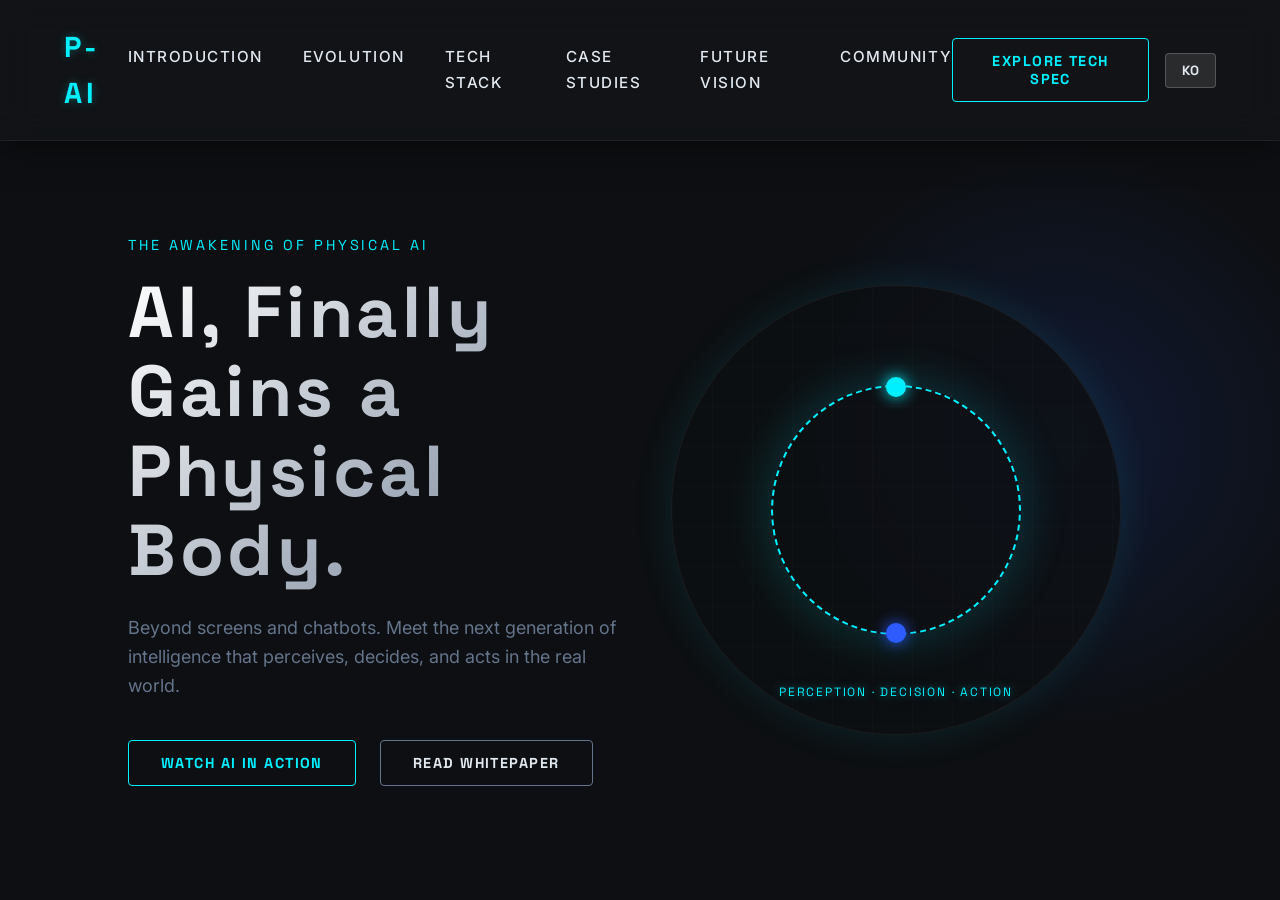
<file: 0616/index.html>
<!DOCTYPE html>
<html lang="ko">
<head>
    <meta charset="UTF-8">
    <meta name="viewport" content="width=device-width, initial-scale=1.0">
    <title>Physical AI : 지능의 물리적 구현</title>
    <meta name="description" content="디지털 세계를 넘어 물리적 현실로 확장되는 인공지능, 피지컬 AI의 모든 것을 소개합니다.">
    <link rel="preconnect" href="https://fonts.googleapis.com">
    <link rel="preconnect" href="https://fonts.gstatic.com" crossorigin>
    <link href="https://fonts.googleapis.com/css2?family=Inter:wght@400;500;600&family=Space+Grotesk:wght@500;700&display=swap" rel="stylesheet">
    <link rel="stylesheet" href="index.css">
</head>
<body>
    <header class="glass-header">
        <div class="logo">P-AI</div>
        <nav>
            <ul>
                <li><a href="index.html" data-i18n="nav_intro">Introduction</a></li>
                <li><a href="evolution.html" data-i18n="nav_evolution">Evolution</a></li>
                <li><a href="tech-stack.html" data-i18n="nav_tech">Tech Stack</a></li>
                <li><a href="case-studies.html" data-i18n="nav_case">Case Studies</a></li>
                <li><a href="future-vision.html" data-i18n="nav_future">Future Vision</a></li>
                <li><a href="board.html" data-i18n="nav_board">Community</a></li>
            </ul>
        </nav>
        <div style="display: flex; gap: 1rem; align-items: center;">
            <button class="btn-glow" data-i18n="btn_explore">Explore Tech Spec</button>
            <button id="lang-toggle" class="lang-btn">KO</button>
        </div>
    </header>

    <main class="scroll-container">
        <!-- 1. Introduction -->
        <section id="introduction" class="full-screen-section hero">
            <div class="hero-content">
                <p class="eyebrow" data-i18n="hero_eyebrow">The Awakening of Physical AI</p>
                <h1 data-i18n="hero_h1">AI, Finally Gains a Physical Body.</h1>
                <p class="sub-text" data-i18n="hero_subtext">Beyond screens and chatbots. Meet the next generation of intelligence that perceives, decides, and acts in the real world.</p>
                <div class="cta-group">
                    <button class="btn-glow" data-i18n="btn_watch">Watch AI in Action</button>
                    <button class="btn-outline" data-i18n="btn_read">Read Whitepaper</button>
                </div>
            </div>
            <div class="hero-visual">
                <div class="bento-box visual-box cinematic-placeholder" role="img" aria-label="A futuristic 3D visualization representing a Physical AI with a glowing perception loop">
                    <div class="perception-loop"></div>
                    <div class="grid-overlay"></div>
                    <p class="tag" data-i18n="tag_loop">Perception · Decision · Action</p>
                </div>
            </div>
        </section>
    </main>
    <script src="i18n.js"></script>
    <script src="interactions.js"></script>
</body>
</html>
</file>
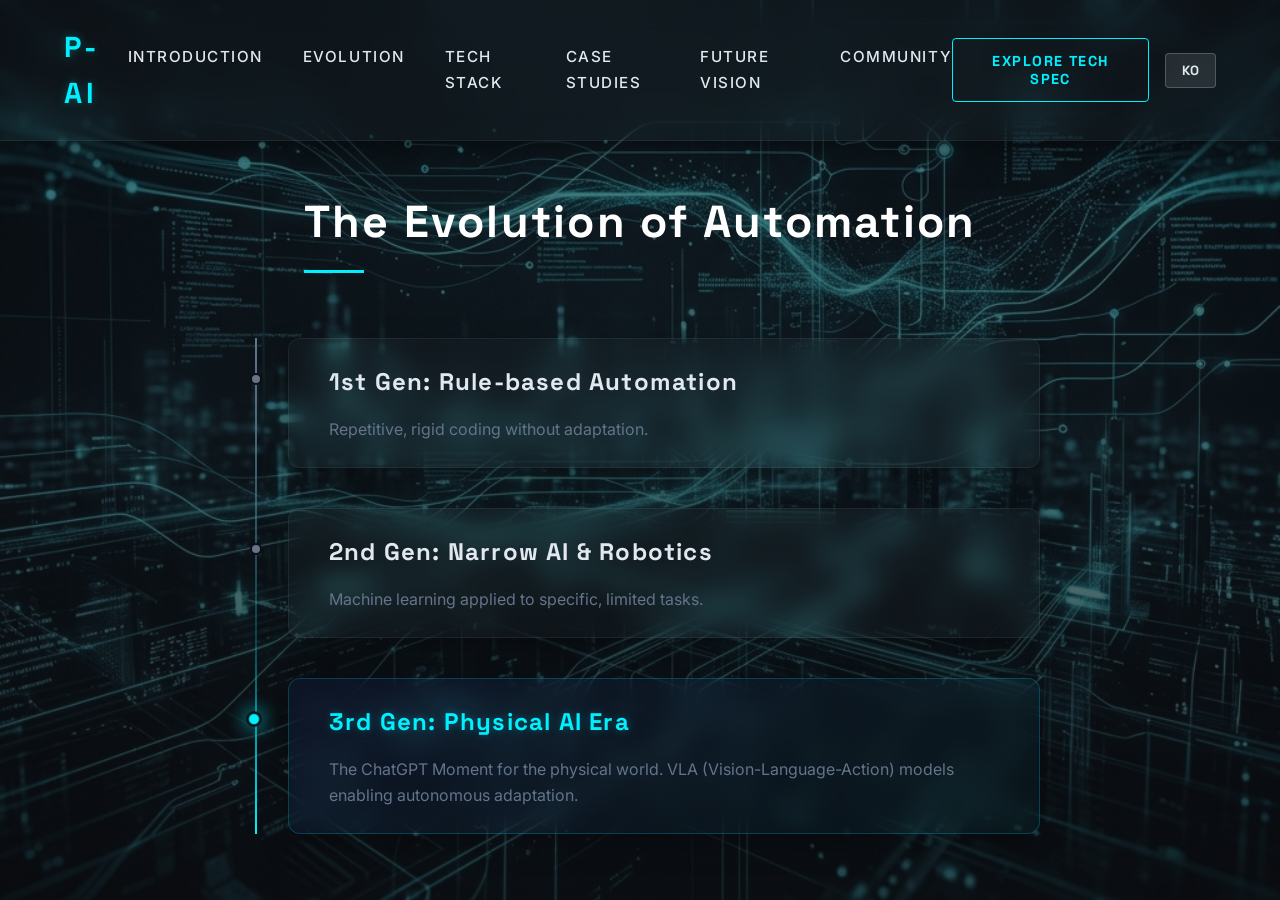
<file: 0616/evolution.html>
<!DOCTYPE html>
<html lang="ko">
<head>
    <meta charset="UTF-8">
    <meta name="viewport" content="width=device-width, initial-scale=1.0">
    <title>Physical AI : Evolution</title>
    <meta name="description" content="디지털 세계를 넘어 물리적 현실로 확장되는 인공지능, 피지컬 AI의 모든 것을 소개합니다.">
    <link rel="preconnect" href="https://fonts.googleapis.com">
    <link rel="preconnect" href="https://fonts.gstatic.com" crossorigin>
    <link href="https://fonts.googleapis.com/css2?family=Inter:wght@400;500;600&family=Space+Grotesk:wght@500;700&display=swap" rel="stylesheet">
    <link rel="stylesheet" href="index.css">
</head>
<body>
    <header class="glass-header">
        <div class="logo">P-AI</div>
        <nav>
            <ul>
                <li><a href="index.html" data-i18n="nav_intro">Introduction</a></li>
                <li><a href="evolution.html" data-i18n="nav_evolution">Evolution</a></li>
                <li><a href="tech-stack.html" data-i18n="nav_tech">Tech Stack</a></li>
                <li><a href="case-studies.html" data-i18n="nav_case">Case Studies</a></li>
                <li><a href="future-vision.html" data-i18n="nav_future">Future Vision</a></li>
                <li><a href="board.html" data-i18n="nav_board">Community</a></li>
            </ul>
        </nav>
        <div style="display: flex; gap: 1rem; align-items: center;">
            <button class="btn-glow" data-i18n="btn_explore">Explore Tech Spec</button>
            <button id="lang-toggle" class="lang-btn">KO</button>
        </div>
    </header>

    <main class="scroll-container">
        <!-- 2. Evolution -->
        <section id="evolution" class="full-screen-section timeline-section">
            <h2 class="section-title" data-i18n="evo_title">The Evolution of Automation</h2>
            <div class="vertical-timeline">
                <div class="timeline-line"></div>
                <div class="timeline-item">
                    <div class="timeline-dot"></div>
                    <div class="timeline-content bento-card">
                        <h3 data-i18n="evo_1_title">1st Gen: Rule-based Automation</h3>
                        <p data-i18n="evo_1_desc">Repetitive, rigid coding without adaptation.</p>
                    </div>
                </div>
                <div class="timeline-item">
                    <div class="timeline-dot"></div>
                    <div class="timeline-content bento-card">
                        <h3 data-i18n="evo_2_title">2nd Gen: Narrow AI & Robotics</h3>
                        <p data-i18n="evo_2_desc">Machine learning applied to specific, limited tasks.</p>
                    </div>
                </div>
                <div class="timeline-item highlight-item">
                    <div class="timeline-dot glow-dot"></div>
                    <div class="timeline-content bento-card card-accent">
                        <h3 class="glow-text" data-i18n="evo_3_title">3rd Gen: Physical AI Era</h3>
                        <p data-i18n="evo_3_desc">The ChatGPT Moment for the physical world. VLA (Vision-Language-Action) models enabling autonomous adaptation.</p>
                    </div>
                </div>
            </div>
        </section>
    </main>
    <script src="i18n.js"></script>
    <script src="interactions.js"></script>
</body>
</html>
</file>
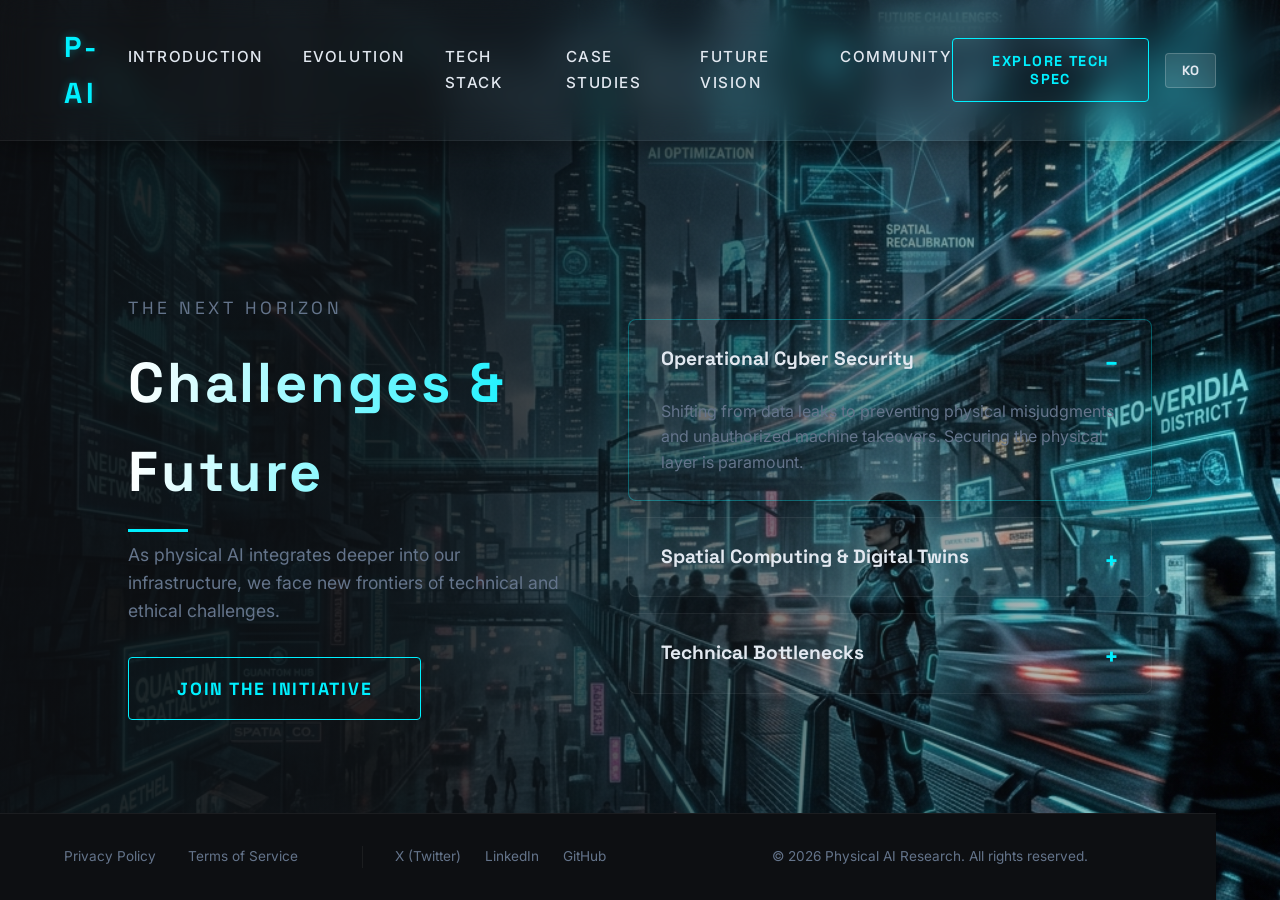
<file: 0616/future-vision.html>
<!DOCTYPE html>
<html lang="ko">
<head>
    <meta charset="UTF-8">
    <meta name="viewport" content="width=device-width, initial-scale=1.0">
    <title>Physical AI : Future Vision</title>
    <meta name="description" content="디지털 세계를 넘어 물리적 현실로 확장되는 인공지능, 피지컬 AI의 모든 것을 소개합니다.">
    <link rel="preconnect" href="https://fonts.googleapis.com">
    <link rel="preconnect" href="https://fonts.gstatic.com" crossorigin>
    <link href="https://fonts.googleapis.com/css2?family=Inter:wght@400;500;600&family=Space+Grotesk:wght@500;700&display=swap" rel="stylesheet">
    <link rel="stylesheet" href="index.css">
</head>
<body>
    <header class="glass-header">
        <div class="logo">P-AI</div>
        <nav>
            <ul>
                <li><a href="index.html" data-i18n="nav_intro">Introduction</a></li>
                <li><a href="evolution.html" data-i18n="nav_evolution">Evolution</a></li>
                <li><a href="tech-stack.html" data-i18n="nav_tech">Tech Stack</a></li>
                <li><a href="case-studies.html" data-i18n="nav_case">Case Studies</a></li>
                <li><a href="future-vision.html" data-i18n="nav_future">Future Vision</a></li>
                <li><a href="board.html" data-i18n="nav_board">Community</a></li>
            </ul>
        </nav>
        <div style="display: flex; gap: 1rem; align-items: center;">
            <button class="btn-glow" data-i18n="btn_explore">Explore Tech Spec</button>
            <button id="lang-toggle" class="lang-btn">KO</button>
        </div>
    </header>

    <main class="scroll-container">
        <!-- 5. The Next Horizon -->
        <section id="future-vision" class="full-screen-section horizon-section">
            <div class="horizon-container">
                <div class="horizon-intro">
                    <p class="eyebrow" data-i18n="future_eyebrow">The Next Horizon</p>
                    <h2 class="section-title" data-i18n="future_title">Challenges & Future</h2>
                    <p data-i18n="future_desc">As physical AI integrates deeper into our infrastructure, we face new frontiers of technical and ethical challenges.</p>
                    <button class="btn-glow large-btn" style="margin-top: 2rem;" data-i18n="btn_join">Join the Initiative</button>
                </div>
                <div class="horizon-accordion">
                    <details class="accordion-item" open>
                        <summary data-i18n="acc_1_title">Operational Cyber Security</summary>
                        <div class="accordion-content">
                            <p data-i18n="acc_1_desc">Shifting from data leaks to preventing physical misjudgments and unauthorized machine takeovers. Securing the physical layer is paramount.</p>
                        </div>
                    </details>
                    <details class="accordion-item">
                        <summary data-i18n="acc_2_title">Spatial Computing & Digital Twins</summary>
                        <div class="accordion-content">
                            <p data-i18n="acc_2_desc">Simulating millions of environments in virtual worlds (e.g. NVIDIA Omniverse) before physical deployment to ensure absolute safety and efficiency.</p>
                        </div>
                    </details>
                    <details class="accordion-item">
                        <summary data-i18n="acc_3_title">Technical Bottlenecks</summary>
                        <div class="accordion-content">
                            <p data-i18n="acc_3_desc">Solving the data scarcity issue in the physical world and overcoming the power/battery dilemma for heavy edge computing.</p>
                        </div>
                    </details>
                </div>
            </div>
            
            <footer class="minimal-footer">
                <div class="footer-links">
                    <a href="#" data-i18n="footer_privacy">Privacy Policy</a>
                    <a href="#" data-i18n="footer_terms">Terms of Service</a>
                    <div class="social-links">
                        <a href="#">X (Twitter)</a>
                        <a href="#">LinkedIn</a>
                        <a href="#">GitHub</a>
                    </div>
                </div>
                <p data-i18n="footer_copyright">&copy; 2026 Physical AI Research. All rights reserved.</p>
            </footer>
        </section>
    </main>
    <script src="i18n.js"></script>
    <script src="interactions.js"></script>
</body>
</html>
</file>
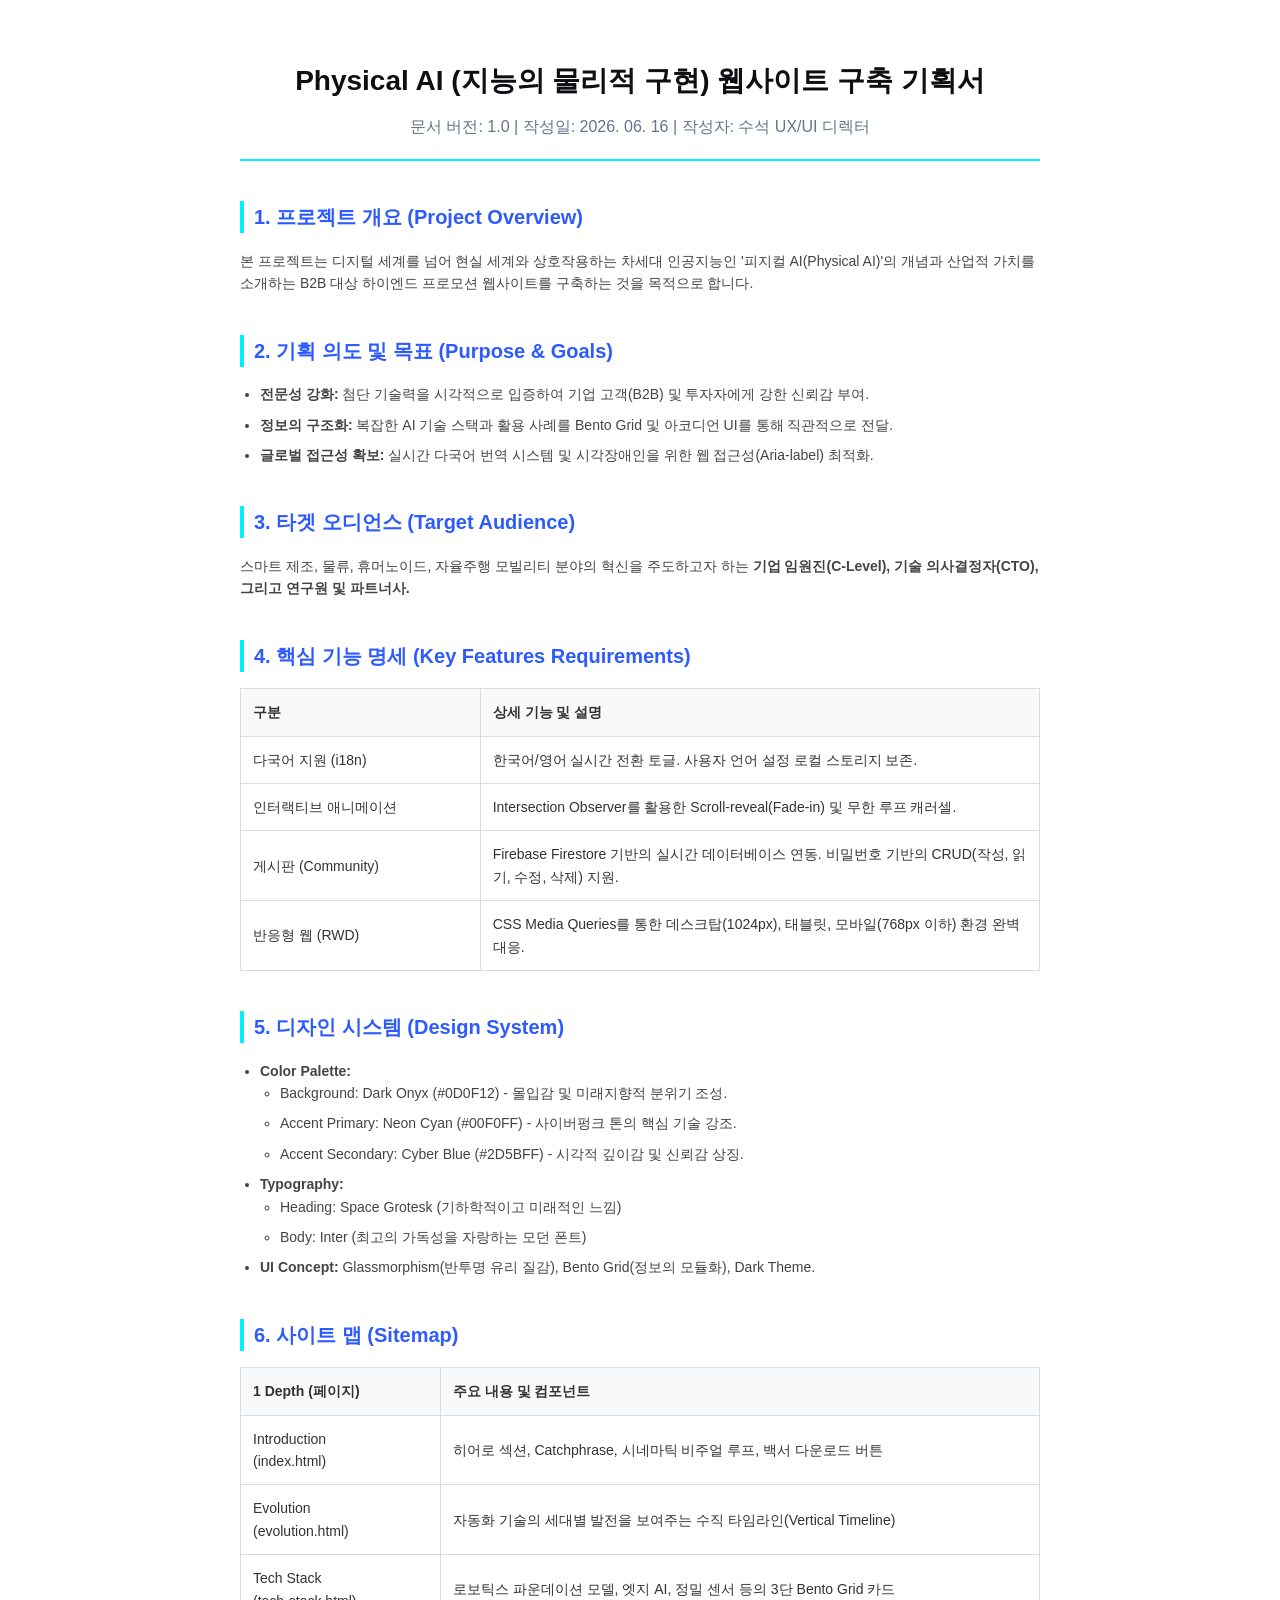
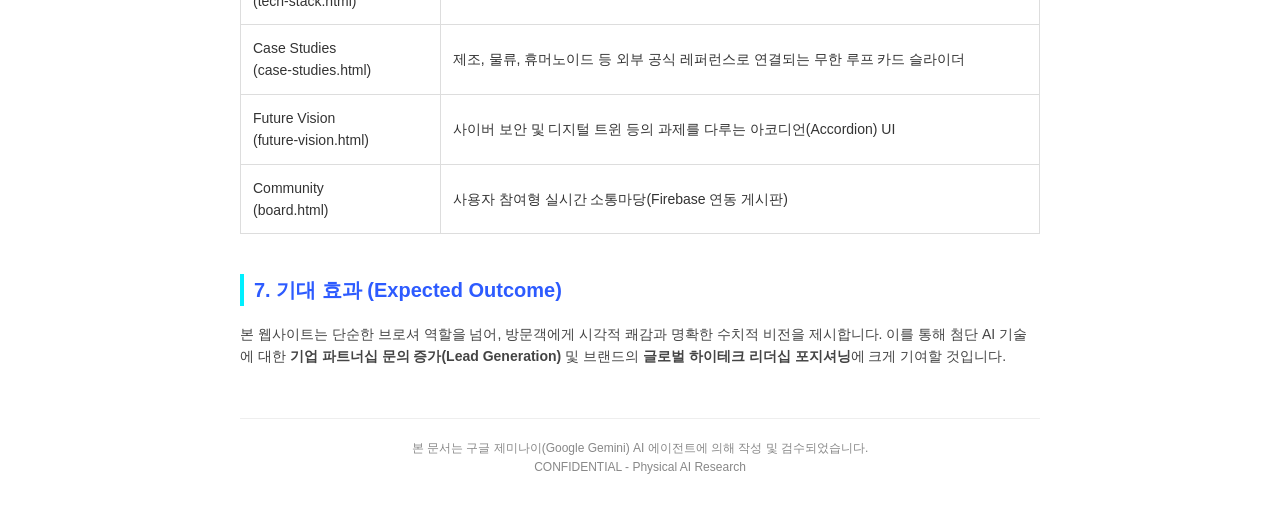
<file: 0616/planning_doc.html>
<!DOCTYPE html>
<html lang="ko">
<head>
    <meta charset="UTF-8">
    <title>Physical AI 웹사이트 구축 기획서</title>
    <style>
        body { font-family: 'Malgun Gothic', sans-serif; line-height: 1.6; color: #333; margin: 0; padding: 40px; }
        .container { max-width: 800px; margin: 0 auto; }
        .header { text-align: center; border-bottom: 2px solid #00F0FF; padding-bottom: 20px; margin-bottom: 40px; }
        h1 { color: #0D0F12; font-size: 28px; margin-bottom: 10px; }
        .subtitle { color: #64748B; font-size: 16px; }
        h2 { color: #2D5BFF; font-size: 20px; border-left: 4px solid #00F0FF; padding-left: 10px; margin-top: 40px; }
        h3 { color: #0D0F12; font-size: 16px; margin-top: 20px; }
        p, li { font-size: 14px; color: #444; }
        ul { padding-left: 20px; }
        li { margin-bottom: 8px; }
        table { width: 100%; border-collapse: collapse; margin-top: 15px; font-size: 14px; }
        th, td { border: 1px solid #ddd; padding: 12px; text-align: left; }
        th { background-color: #f8f9fa; color: #333; }
        .footer { text-align: center; margin-top: 50px; font-size: 12px; color: #888; border-top: 1px solid #eee; padding-top: 20px; }
        .page-break { page-break-before: always; }
    </style>
</head>
<body>
    <div class="container">
        <div class="header">
            <h1>Physical AI (지능의 물리적 구현) 웹사이트 구축 기획서</h1>
            <div class="subtitle">문서 버전: 1.0 | 작성일: 2026. 06. 16 | 작성자: 수석 UX/UI 디렉터</div>
        </div>

        <h2>1. 프로젝트 개요 (Project Overview)</h2>
        <p>본 프로젝트는 디지털 세계를 넘어 현실 세계와 상호작용하는 차세대 인공지능인 '피지컬 AI(Physical AI)'의 개념과 산업적 가치를 소개하는 B2B 대상 하이엔드 프로모션 웹사이트를 구축하는 것을 목적으로 합니다.</p>
        
        <h2>2. 기획 의도 및 목표 (Purpose & Goals)</h2>
        <ul>
            <li><strong>전문성 강화:</strong> 첨단 기술력을 시각적으로 입증하여 기업 고객(B2B) 및 투자자에게 강한 신뢰감 부여.</li>
            <li><strong>정보의 구조화:</strong> 복잡한 AI 기술 스택과 활용 사례를 Bento Grid 및 아코디언 UI를 통해 직관적으로 전달.</li>
            <li><strong>글로벌 접근성 확보:</strong> 실시간 다국어 번역 시스템 및 시각장애인을 위한 웹 접근성(Aria-label) 최적화.</li>
        </ul>

        <h2>3. 타겟 오디언스 (Target Audience)</h2>
        <p>스마트 제조, 물류, 휴머노이드, 자율주행 모빌리티 분야의 혁신을 주도하고자 하는 <strong>기업 임원진(C-Level), 기술 의사결정자(CTO), 그리고 연구원 및 파트너사.</strong></p>

        <h2>4. 핵심 기능 명세 (Key Features Requirements)</h2>
        <table>
            <tr>
                <th width="30%">구분</th>
                <th>상세 기능 및 설명</th>
            </tr>
            <tr>
                <td>다국어 지원 (i18n)</td>
                <td>한국어/영어 실시간 전환 토글. 사용자 언어 설정 로컬 스토리지 보존.</td>
            </tr>
            <tr>
                <td>인터랙티브 애니메이션</td>
                <td>Intersection Observer를 활용한 Scroll-reveal(Fade-in) 및 무한 루프 캐러셀.</td>
            </tr>
            <tr>
                <td>게시판 (Community)</td>
                <td>Firebase Firestore 기반의 실시간 데이터베이스 연동. 비밀번호 기반의 CRUD(작성, 읽기, 수정, 삭제) 지원.</td>
            </tr>
            <tr>
                <td>반응형 웹 (RWD)</td>
                <td>CSS Media Queries를 통한 데스크탑(1024px), 태블릿, 모바일(768px 이하) 환경 완벽 대응.</td>
            </tr>
        </table>

        <div class="page-break"></div>

        <h2>5. 디자인 시스템 (Design System)</h2>
        <ul>
            <li><strong>Color Palette:</strong> 
                <ul>
                    <li>Background: Dark Onyx (#0D0F12) - 몰입감 및 미래지향적 분위기 조성.</li>
                    <li>Accent Primary: Neon Cyan (#00F0FF) - 사이버펑크 톤의 핵심 기술 강조.</li>
                    <li>Accent Secondary: Cyber Blue (#2D5BFF) - 시각적 깊이감 및 신뢰감 상징.</li>
                </ul>
            </li>
            <li><strong>Typography:</strong> 
                <ul>
                    <li>Heading: Space Grotesk (기하학적이고 미래적인 느낌)</li>
                    <li>Body: Inter (최고의 가독성을 자랑하는 모던 폰트)</li>
                </ul>
            </li>
            <li><strong>UI Concept:</strong> Glassmorphism(반투명 유리 질감), Bento Grid(정보의 모듈화), Dark Theme.</li>
        </ul>

        <h2>6. 사이트 맵 (Sitemap)</h2>
        <table>
            <tr>
                <th width="25%">1 Depth (페이지)</th>
                <th>주요 내용 및 컴포넌트</th>
            </tr>
            <tr>
                <td>Introduction<br>(index.html)</td>
                <td>히어로 섹션, Catchphrase, 시네마틱 비주얼 루프, 백서 다운로드 버튼</td>
            </tr>
            <tr>
                <td>Evolution<br>(evolution.html)</td>
                <td>자동화 기술의 세대별 발전을 보여주는 수직 타임라인(Vertical Timeline)</td>
            </tr>
            <tr>
                <td>Tech Stack<br>(tech-stack.html)</td>
                <td>로보틱스 파운데이션 모델, 엣지 AI, 정밀 센서 등의 3단 Bento Grid 카드</td>
            </tr>
            <tr>
                <td>Case Studies<br>(case-studies.html)</td>
                <td>제조, 물류, 휴머노이드 등 외부 공식 레퍼런스로 연결되는 무한 루프 카드 슬라이더</td>
            </tr>
            <tr>
                <td>Future Vision<br>(future-vision.html)</td>
                <td>사이버 보안 및 디지털 트윈 등의 과제를 다루는 아코디언(Accordion) UI</td>
            </tr>
            <tr>
                <td>Community<br>(board.html)</td>
                <td>사용자 참여형 실시간 소통마당(Firebase 연동 게시판)</td>
            </tr>
        </table>

        <h2>7. 기대 효과 (Expected Outcome)</h2>
        <p>본 웹사이트는 단순한 브로셔 역할을 넘어, 방문객에게 시각적 쾌감과 명확한 수치적 비전을 제시합니다. 이를 통해 첨단 AI 기술에 대한 <strong>기업 파트너십 문의 증가(Lead Generation)</strong> 및 브랜드의 <strong>글로벌 하이테크 리더십 포지셔닝</strong>에 크게 기여할 것입니다.</p>

        <div class="footer">
            본 문서는 구글 제미나이(Google Gemini) AI 에이전트에 의해 작성 및 검수되었습니다.<br>
            CONFIDENTIAL - Physical AI Research
        </div>
    </div>
</body>
</html>
</file>
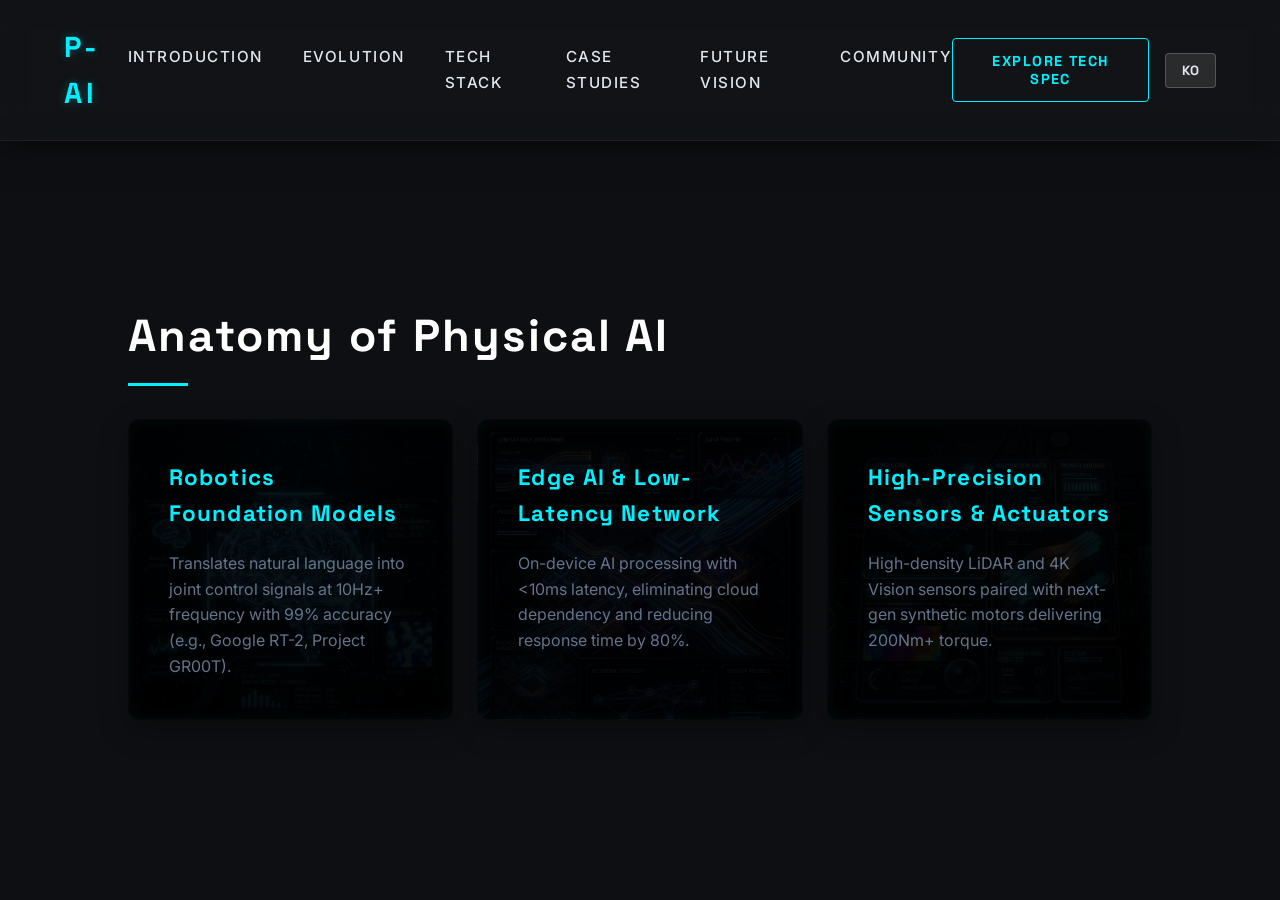
<file: 0616/tech-stack.html>
<!DOCTYPE html>
<html lang="ko">
<head>
    <meta charset="UTF-8">
    <meta name="viewport" content="width=device-width, initial-scale=1.0">
    <title>Physical AI : Tech Stack</title>
    <meta name="description" content="디지털 세계를 넘어 물리적 현실로 확장되는 인공지능, 피지컬 AI의 모든 것을 소개합니다.">
    <link rel="preconnect" href="https://fonts.googleapis.com">
    <link rel="preconnect" href="https://fonts.gstatic.com" crossorigin>
    <link href="https://fonts.googleapis.com/css2?family=Inter:wght@400;500;600&family=Space+Grotesk:wght@500;700&display=swap" rel="stylesheet">
    <link rel="stylesheet" href="index.css">
</head>
<body>
    <header class="glass-header">
        <div class="logo">P-AI</div>
        <nav>
            <ul>
                <li><a href="index.html" data-i18n="nav_intro">Introduction</a></li>
                <li><a href="evolution.html" data-i18n="nav_evolution">Evolution</a></li>
                <li><a href="tech-stack.html" data-i18n="nav_tech">Tech Stack</a></li>
                <li><a href="case-studies.html" data-i18n="nav_case">Case Studies</a></li>
                <li><a href="future-vision.html" data-i18n="nav_future">Future Vision</a></li>
                <li><a href="board.html" data-i18n="nav_board">Community</a></li>
            </ul>
        </nav>
        <div style="display: flex; gap: 1rem; align-items: center;">
            <button class="btn-glow" data-i18n="btn_explore">Explore Tech Spec</button>
            <button id="lang-toggle" class="lang-btn">KO</button>
        </div>
    </header>

    <main class="scroll-container">
        <!-- 3. Tech Stack -->
        <section id="tech-stack" class="full-screen-section bento-grid-section">
            <h2 class="section-title" data-i18n="tech_title">Anatomy of Physical AI</h2>
            <div class="bento-grid tech-stack-grid">
                <div class="bento-card tech-card">
                    <h3 data-i18n="tech_1_title">Robotics Foundation Models</h3>
                    <p data-i18n="tech_1_desc">Natural language translated into joint control signals (e.g., Google RT-2, Project GR00T).</p>
                </div>
                <div class="bento-card tech-card">
                    <h3 data-i18n="tech_2_title">Edge AI & Low-Latency Network</h3>
                    <p data-i18n="tech_2_desc">On-device AI processing within milliseconds (ms) without cloud dependency for real-time safety.</p>
                </div>
                <div class="bento-card tech-card">
                    <h3 data-i18n="tech_3_title">High-Precision Sensors & Actuators</h3>
                    <p data-i18n="tech_3_desc">LiDAR, Vision sensors for human-like perception, paired with next-gen motors acting as synthetic muscles.</p>
                </div>
            </div>
        </section>
    </main>
    <script src="i18n.js"></script>
    <script src="interactions.js"></script>
</body>
</html>
</file>
<file: 0616/index.css>
:root {
    /* Color Palette */
    --bg-primary: #0D0F12;
    --accent-cyan: #00F0FF;
    --accent-blue: #2D5BFF;
    --text-primary: #E2E8F0;
    --text-muted: #64748B;
    --glass-bg: rgba(255, 255, 255, 0.02);
    --glass-border: rgba(255, 255, 255, 0.06);
    
    /* Typography */
    --font-heading: 'Space Grotesk', sans-serif;
    --font-body: 'Inter', sans-serif;
}

* {
    margin: 0;
    padding: 0;
    box-sizing: border-box;
}

html {
    scroll-behavior: smooth;
    scroll-snap-type: y mandatory;
}

body {
    background-color: var(--bg-primary);
    color: var(--text-primary);
    font-family: var(--font-body);
    line-height: 1.6;
    overflow-x: hidden;
}

h1, h2, h3, h4, h5, h6 {
    font-family: var(--font-heading);
    letter-spacing: 0.05em;
    font-weight: 700;
}

/* Glass Navigation Bar */
.glass-header {
    position: fixed;
    top: 0;
    width: 100%;
    display: flex;
    justify-content: space-between;
    align-items: center;
    padding: 1.5rem 4rem;
    background: var(--glass-bg);
    backdrop-filter: blur(16px);
    -webkit-backdrop-filter: blur(16px);
    border-bottom: 1px solid var(--glass-border);
    z-index: 1000;
    box-shadow: 0 4px 30px rgba(0, 0, 0, 0.5);
}

.logo {
    font-family: var(--font-heading);
    font-size: 1.8rem;
    font-weight: 700;
    letter-spacing: 0.15em;
    color: var(--accent-cyan);
    text-shadow: 0 0 10px rgba(0, 240, 255, 0.3);
}

nav ul {
    display: flex;
    gap: 2.5rem;
    list-style: none;
}

nav a {
    color: var(--text-primary);
    text-decoration: none;
    font-weight: 500;
    font-size: 0.95rem;
    text-transform: uppercase;
    letter-spacing: 0.1em;
    transition: color 0.3s ease, text-shadow 0.3s ease;
    position: relative;
}

nav a::after {
    content: '';
    position: absolute;
    width: 0%;
    height: 2px;
    bottom: -5px;
    left: 0;
    background: var(--accent-cyan);
    transition: width 0.3s ease;
}

nav a:hover {
    color: #fff;
    text-shadow: 0 0 8px rgba(0, 240, 255, 0.5);
}

nav a:hover::after {
    width: 100%;
}

/* Buttons */
.btn-glow {
    background: transparent;
    color: var(--accent-cyan);
    border: 1px solid var(--accent-cyan);
    padding: 0.8rem 2rem;
    border-radius: 4px;
    font-family: var(--font-heading);
    font-size: 0.9rem;
    font-weight: 700;
    cursor: pointer;
    transition: all 0.3s ease;
    text-transform: uppercase;
    letter-spacing: 0.1em;
    position: relative;
    overflow: hidden;
}

.btn-glow::before {
    content: '';
    position: absolute;
    top: 0; left: 0; width: 100%; height: 100%;
    background: var(--accent-cyan);
    z-index: -1;
    transition: transform 0.3s ease;
    transform: scaleX(0);
    transform-origin: right;
}

.btn-glow:hover {
    color: var(--bg-primary);
    box-shadow: 0 0 20px rgba(0, 240, 255, 0.6);
}

.btn-glow:hover::before {
    transform: scaleX(1);
    transform-origin: left;
}

/* Sections & Scroll Snap */
.scroll-container {
    height: 100vh;
    overflow-y: scroll;
    scroll-snap-type: y mandatory;
}

.full-screen-section {
    height: 100vh;
    width: 100vw;
    scroll-snap-align: start;
    scroll-snap-stop: always;
    display: flex;
    align-items: center;
    position: relative;
    padding: 120px 10% 0 10%; /* 헤더가 콘텐츠를 가리지 않도록 상단 여백 추가 */
}

/* Hero Section */
.hero {
    justify-content: space-between;
}

.hero::before {
    content: '';
    position: absolute;
    top: 10%;
    right: -10%;
    width: 700px;
    height: 700px;
    background: radial-gradient(circle, rgba(45,91,255,0.15) 0%, rgba(13,15,18,0) 60%);
    z-index: -1;
}

.eyebrow {
    color: var(--accent-cyan);
    font-family: var(--font-heading);
    text-transform: uppercase;
    letter-spacing: 0.2em;
    margin-bottom: 1rem;
    font-size: 0.9rem;
}

.hero-content {
    flex: 1;
    max-width: 600px;
    z-index: 1;
}

.hero-content h1 {
    font-size: 4.5rem;
    line-height: 1.1;
    margin-bottom: 1.5rem;
    background: linear-gradient(135deg, #fff 0%, #64748B 100%);
    -webkit-background-clip: text;
    -webkit-text-fill-color: transparent;
}

.sub-text {
    color: var(--text-muted);
    font-size: 1.125rem;
    margin-bottom: 2.5rem;
}

/* Button Group */
.cta-group {
    display: flex;
    gap: 1.5rem;
}

.btn-outline {
    background: transparent;
    color: var(--text-primary);
    border: 1px solid var(--text-muted);
    padding: 0.8rem 2rem;
    border-radius: 4px;
    font-family: var(--font-heading);
    font-size: 0.9rem;
    font-weight: 700;
    cursor: pointer;
    transition: all 0.3s ease;
    text-transform: uppercase;
    letter-spacing: 0.1em;
}

.btn-outline:hover {
    border-color: var(--text-primary);
    background: rgba(255, 255, 255, 0.05);
}

.hero-visual {
    flex: 1;
    display: flex;
    justify-content: center;
    align-items: center;
}

.visual-box {
    width: 450px;
    height: 450px;
    display: flex;
    flex-direction: column;
    justify-content: center;
    align-items: center;
    position: relative;
    overflow: hidden;
    background: rgba(13, 15, 18, 0.8) !important;
}

.cinematic-placeholder {
    border-radius: 50%;
    border: 1px solid var(--glass-border);
    box-shadow: 0 0 40px rgba(0, 240, 255, 0.1);
    background-image: url('assets/hero_visual.jpg.png');
    background-size: cover;
    background-position: center;
}

.grid-overlay {
    position: absolute;
    top: 0; left: 0; width: 100%; height: 100%;
    background-image: linear-gradient(var(--glass-border) 1px, transparent 1px),
                      linear-gradient(90deg, var(--glass-border) 1px, transparent 1px);
    background-size: 40px 40px;
    opacity: 0.3;
    border-radius: 50%;
}

.perception-loop {
    width: 250px;
    height: 250px;
    border-radius: 50%;
    border: 2px dashed var(--accent-cyan);
    animation: rotate-loop 10s linear infinite;
    position: relative;
    box-shadow: 0 0 50px rgba(0, 240, 255, 0.2);
    z-index: 2;
}

.perception-loop::before, .perception-loop::after {
    content: '';
    position: absolute;
    width: 20px;
    height: 20px;
    background: var(--accent-cyan);
    border-radius: 50%;
    top: -10px;
    left: 50%;
    transform: translateX(-50%);
    box-shadow: 0 0 15px var(--accent-cyan);
}

.perception-loop::after {
    top: auto;
    bottom: -10px;
    background: var(--accent-blue);
    box-shadow: 0 0 15px var(--accent-blue);
}

@keyframes rotate-loop {
    0% { transform: rotate(0deg); }
    100% { transform: rotate(360deg); }
}

.tag {
    position: absolute;
    bottom: 2rem;
    font-family: var(--font-heading);
    color: var(--accent-cyan);
    letter-spacing: 0.15em;
    text-transform: uppercase;
    font-size: 0.75rem;
    text-shadow: 0 0 10px rgba(0, 240, 255, 0.5);
    z-index: 2;
}

/* Bento Grid Sections */
.bento-grid-section {
    flex-direction: column;
    justify-content: center;
    align-items: flex-start;
}

.section-title {
    font-size: 2.8rem;
    margin-bottom: 3rem;
    color: #fff;
    position: relative;
    display: inline-block;
}

.section-title::after {
    content: '';
    position: absolute;
    bottom: -15px;
    left: 0;
    width: 60px;
    height: 3px;
    background: var(--accent-cyan);
}

.bento-grid {
    display: grid;
    grid-template-columns: repeat(3, 1fr);
    gap: 1.5rem;
    width: 100%;
}

.bento-card {
    background: var(--glass-bg);
    border: 1px solid var(--glass-border);
    border-radius: 12px;
    padding: 2.5rem;
    backdrop-filter: blur(12px);
    transition: transform 0.3s ease, border-color 0.3s ease, box-shadow 0.3s ease;
    box-shadow: 0 10px 30px rgba(0,0,0,0.3);
}

.bento-card:hover {
    transform: translateY(-5px);
    border-color: rgba(45, 91, 255, 0.4);
    box-shadow: 0 15px 40px rgba(0,0,0,0.4), inset 0 0 20px rgba(45,91,255,0.05);
}

.span-2 { grid-column: span 2; }
.span-3 { grid-column: span 3; }

.bento-card h3 {
    font-size: 1.5rem;
    margin-bottom: 1rem;
    color: var(--text-primary);
}

.bento-card p {
    color: var(--text-muted);
}

.card-accent {
    background: linear-gradient(145deg, rgba(45,91,255,0.08), rgba(0,240,255,0.03));
    border: 1px solid rgba(0, 240, 255, 0.2);
}

.card-accent h3 {
    color: var(--accent-cyan);
}

/* Vertical Timeline */
.timeline-section {
    flex-direction: column;
    justify-content: center;
    align-items: center;
    background-image: linear-gradient(rgba(13, 15, 18, 0.5), rgba(13, 15, 18, 0.7)), url('assets/bg_evolution.png');
    background-size: cover;
    background-position: center;
    background-attachment: fixed;
}

.vertical-timeline {
    position: relative;
    max-width: 800px;
    width: 100%;
    margin-top: 2rem;
    padding-left: 3rem;
}

.timeline-line {
    position: absolute;
    left: 15px;
    top: 0;
    bottom: 0;
    width: 2px;
    background: linear-gradient(to bottom, var(--text-muted) 0%, rgba(0,240,255,0.2) 60%, var(--accent-cyan) 100%);
}

.timeline-item {
    position: relative;
    margin-bottom: 2.5rem;
    width: 100%;
}

.timeline-item:last-child {
    margin-bottom: 0;
}

.timeline-dot {
    position: absolute;
    left: -3rem;
    top: 2.2rem;
    width: 12px;
    height: 12px;
    border-radius: 50%;
    background: var(--text-muted);
    transform: translateX(10px);
    border: 2px solid var(--bg-primary);
    z-index: 2;
}

.timeline-content {
    padding: 1.5rem 2.5rem;
}

.highlight-item .glow-dot {
    background: var(--accent-cyan);
    box-shadow: 0 0 15px var(--accent-cyan);
    transform: translateX(8px) scale(1.3);
}

.highlight-item .timeline-content h3 {
    color: var(--accent-cyan);
    text-shadow: 0 0 10px rgba(0, 240, 255, 0.3);
}

.glow-text {
    color: var(--accent-cyan);
    text-shadow: 0 0 10px rgba(0, 240, 255, 0.4);
    font-weight: 700;
}

/* Tech Stack specific */
.tech-stack-grid {
    grid-template-columns: repeat(3, 1fr);
    width: 100%;
}

.tech-card {
    background: rgba(13, 15, 18, 0.95);
    border: 1px solid rgba(255, 255, 255, 0.03);
    box-shadow: inset 0 0 15px rgba(0, 240, 255, 0.05), 0 10px 30px rgba(0,0,0,0.3);
    transition: transform 0.4s cubic-bezier(0.175, 0.885, 0.32, 1.275), box-shadow 0.4s ease;
    background-blend-mode: overlay;
}

.tech-card:nth-child(1) {
    background-image: linear-gradient(rgba(13, 15, 18, 0.5), rgba(13, 15, 18, 0.8)), url('assets/tech_robotics.png');
    background-size: cover;
}
.tech-card:nth-child(2) {
    background-image: linear-gradient(rgba(13, 15, 18, 0.5), rgba(13, 15, 18, 0.8)), url('assets/tech_edge_ai.png');
    background-size: cover;
}
.tech-card:nth-child(3) {
    background-image: linear-gradient(rgba(13, 15, 18, 0.5), rgba(13, 15, 18, 0.8)), url('assets/tech_sensors.png');
    background-size: cover;
}

.tech-card:hover {
    transform: scale(1.05);
    box-shadow: inset 0 0 25px rgba(0, 240, 255, 0.15), 0 15px 40px rgba(0,0,0,0.5);
    border-color: rgba(0, 240, 255, 0.3);
    z-index: 10;
}

.tech-card h3 {
    font-size: 1.4rem;
    color: var(--accent-cyan);
    margin-bottom: 1.2rem;
}

.tech-card p {
    font-size: 1rem;
    line-height: 1.6;
}

/* Industrial Applications Section */
.applications-section {
    flex-direction: column;
    justify-content: center;
    align-items: flex-start;
    overflow: hidden;
}

.carousel-container {
    width: 100vw;
    margin-left: -10vw;
    overflow: hidden;
    padding: 2rem 0;
}

.carousel-track {
    display: flex;
    gap: 2rem;
    width: max-content;
    animation: scroll-carousel 25s linear infinite;
}

.carousel-track:hover {
    animation-play-state: paused;
}

.app-card {
    width: 350px;
    height: 480px;
    position: relative;
    border-radius: 16px;
    overflow: hidden;
    background: #1e293b;
    border: 1px solid var(--glass-border);
    transition: transform 0.3s ease, box-shadow 0.3s ease;
    cursor: pointer;
}

.app-card:hover {
    transform: translateY(-10px);
    box-shadow: 0 20px 40px rgba(0, 240, 255, 0.2);
    border-color: var(--accent-cyan);
}

.card-media {
    position: absolute;
    top: 0; left: 0; width: 100%; height: 100%;
    background-size: cover;
    background-position: center;
    transition: transform 0.5s ease;
    transform: scale(1.12); /* 크기를 12% 키워 우측 하단 워터마크 숨김 */
}

.app-card:hover .card-media {
    transform: scale(1.2); /* 마우스 호버 시 조금 더 확대 */
}

/* AI Generated Images */
.manufacturing-media { background-image: url('assets/case_manufacturing.jpg.png'); }
.logistics-media { background-image: url('assets/case_logistics.jpg.png'); }
.humanoid-media { background-image: url('assets/case_humanoid.jpg.png'); }
.mobility-media { background-image: url('assets/case_mobility.jpg.png'); }

.card-overlay {
    position: absolute;
    bottom: 0; left: 0; width: 100%;
    padding: 3rem 2rem 2rem;
    background: linear-gradient(to top, rgba(13,15,18,1) 0%, rgba(13,15,18,0.7) 60%, transparent 100%);
    color: #fff;
    pointer-events: none;
}

.card-overlay h3 {
    font-size: 1.4rem;
    margin-bottom: 0.5rem;
    color: #fff;
}

.card-overlay p {
    font-size: 0.95rem;
    color: var(--text-primary);
    line-height: 1.5;
}

@keyframes scroll-carousel {
    0% { transform: translateX(0); }
    100% { transform: translateX(calc(-50% - 1rem)); }
}

/* Next Horizon Section */
.horizon-section {
    flex-direction: column;
    justify-content: space-between;
    padding-bottom: 0;
    background-image: linear-gradient(to right, rgba(13, 15, 18, 0.9) 30%, rgba(13, 15, 18, 0.1)), url('assets/future_vision.png');
    background-size: cover;
    background-position: right center;
    background-attachment: fixed;
}

.horizon-container {
    flex: 1;
    width: 100%;
    display: flex;
    align-items: center;
    gap: 4rem;
    margin-top: 5rem;
}

.horizon-intro {
    flex: 1;
}

.horizon-intro h2 {
    font-size: 3.5rem;
    margin-bottom: 1.5rem;
    background: linear-gradient(to right, #fff, var(--accent-cyan));
    -webkit-background-clip: text;
    -webkit-text-fill-color: transparent;
}

.horizon-intro p {
    font-size: 1.1rem;
    color: var(--text-muted);
}

.horizon-accordion {
    flex: 1.2;
    display: flex;
    flex-direction: column;
    gap: 1rem;
}

.accordion-item {
    background: var(--glass-bg);
    border: 1px solid var(--glass-border);
    border-radius: 8px;
    overflow: hidden;
    transition: all 0.3s ease;
}

.accordion-item[open] {
    border-color: rgba(0, 240, 255, 0.3);
    box-shadow: 0 10px 30px rgba(0, 0, 0, 0.2);
}

.accordion-item summary {
    padding: 1.5rem 2rem;
    font-family: var(--font-heading);
    font-size: 1.2rem;
    font-weight: 700;
    color: var(--text-primary);
    cursor: pointer;
    list-style: none;
    position: relative;
    outline: none;
}

.accordion-item summary::-webkit-details-marker {
    display: none;
}

.accordion-item summary::after {
    content: '+';
    position: absolute;
    right: 2rem;
    color: var(--accent-cyan);
    font-size: 1.5rem;
    transition: transform 0.3s ease;
}

.accordion-item[open] summary::after {
    content: '−';
    transform: rotate(180deg);
}

.accordion-content {
    padding: 0 2rem 1.5rem 2rem;
    color: var(--text-muted);
    font-size: 1rem;
    line-height: 1.6;
}

.large-btn {
    padding: 1.2rem 3rem;
    font-size: 1.1rem;
}

/* Minimal Footer */
.minimal-footer {
    width: 100vw;
    margin-left: -10vw;
    padding: 2rem 10vw;
    border-top: 1px solid var(--glass-border);
    display: flex;
    justify-content: space-between;
    align-items: center;
    color: var(--text-muted);
    font-size: 0.85rem;
    background: var(--bg-primary);
}

.footer-links {
    display: flex;
    align-items: center;
    gap: 2rem;
}

.footer-links a {
    color: var(--text-muted);
    text-decoration: none;
    transition: color 0.3s ease;
}

.footer-links a:hover {
    color: var(--accent-cyan);
}

.social-links {
    display: flex;
    gap: 1.5rem;
    margin-left: 2rem;
    border-left: 1px solid var(--glass-border);
    padding-left: 2rem;
}

/* Language Toggle Button */
.lang-btn {
    background: rgba(255, 255, 255, 0.1);
    border: 1px solid rgba(255, 255, 255, 0.2);
    color: var(--text-primary);
    padding: 0.5rem 1rem;
    border-radius: 4px;
    cursor: pointer;
    font-family: var(--font-heading);
    font-weight: bold;
    transition: all 0.3s ease;
}

.lang-btn:hover {
    background: rgba(0, 240, 255, 0.2);
    border-color: var(--accent-cyan);
    color: var(--accent-cyan);
}

/* Scroll Reveal Animation Classes */
.hidden-reveal {
    opacity: 0;
    transform: translateY(30px); /* 아래에서 위로 올라오는 효과 */
    transition: opacity 0.8s ease-out, transform 0.8s ease-out;
}

.hidden-reveal.visible {
    opacity: 1;
    transform: translateY(0);
}

/* 요소별 딜레이 추가 (자연스러운 순차 등장 효과) */
.bento-card:nth-child(1), .app-card:nth-child(1) { transition-delay: 0.1s; }
.bento-card:nth-child(2), .app-card:nth-child(2) { transition-delay: 0.2s; }
.bento-card:nth-child(3), .app-card:nth-child(3) { transition-delay: 0.3s; }
.app-card:nth-child(4) { transition-delay: 0.4s; }
.timeline-item:nth-child(2) { transition-delay: 0.1s; }
.timeline-item:nth-child(3) { transition-delay: 0.3s; }
.timeline-item:nth-child(4) { transition-delay: 0.5s; }

/* ==========================================================================
   Responsive & Mobile Layout (Media Queries)
   ========================================================================== */
@media (max-width: 1024px) {
    .bento-grid, .tech-stack-grid {
        grid-template-columns: repeat(2, 1fr);
    }
    .span-3 { grid-column: span 2; }
    
    .hero-content h1 { font-size: 3.5rem; }
    .horizon-container { flex-direction: column; gap: 2rem; }
}

@media (max-width: 768px) {
    /* Header & Nav */
    .glass-header {
        padding: 1rem;
        flex-direction: column;
        gap: 1rem;
    }
    
    nav ul {
        gap: 1rem;
        flex-wrap: wrap;
        justify-content: center;
    }
    
    /* Layout Reset */
    .full-screen-section {
        height: auto;
        min-height: 100vh;
        padding: 140px 5% 3rem 5%;
    }
    
    .scroll-container {
        scroll-snap-type: none; /* 모바일에서는 스냅 비활성화 (부드러운 스크롤 우선) */
    }

    /* Hero Section */
    .hero {
        flex-direction: column;
        justify-content: flex-start;
        text-align: center;
        gap: 3rem;
    }
    
    .hero-content h1 { font-size: 2.5rem; }
    .cta-group { justify-content: center; flex-direction: column; }
    
    .visual-box {
        width: 300px;
        height: 300px;
    }
    
    .perception-loop {
        width: 180px;
        height: 180px;
    }

    /* Grids & Cards */
    .bento-grid, .tech-stack-grid {
        grid-template-columns: 1fr;
    }
    .span-2, .span-3 { grid-column: auto; }
    
    /* Timeline */
    .vertical-timeline {
        padding-left: 1.5rem;
    }
    
    .timeline-dot {
        left: -1.5rem;
    }
    
    .timeline-content {
        padding: 1rem 1.5rem;
    }

    /* Footer */
    .minimal-footer {
        flex-direction: column;
        gap: 1.5rem;
        text-align: center;
        padding: 2rem 5%;
        margin-left: 0;
        width: 100%;
    }
    
    .social-links {
        margin-left: 0;
        border-left: none;
        padding-left: 0;
        justify-content: center;
    }
}
</file>
